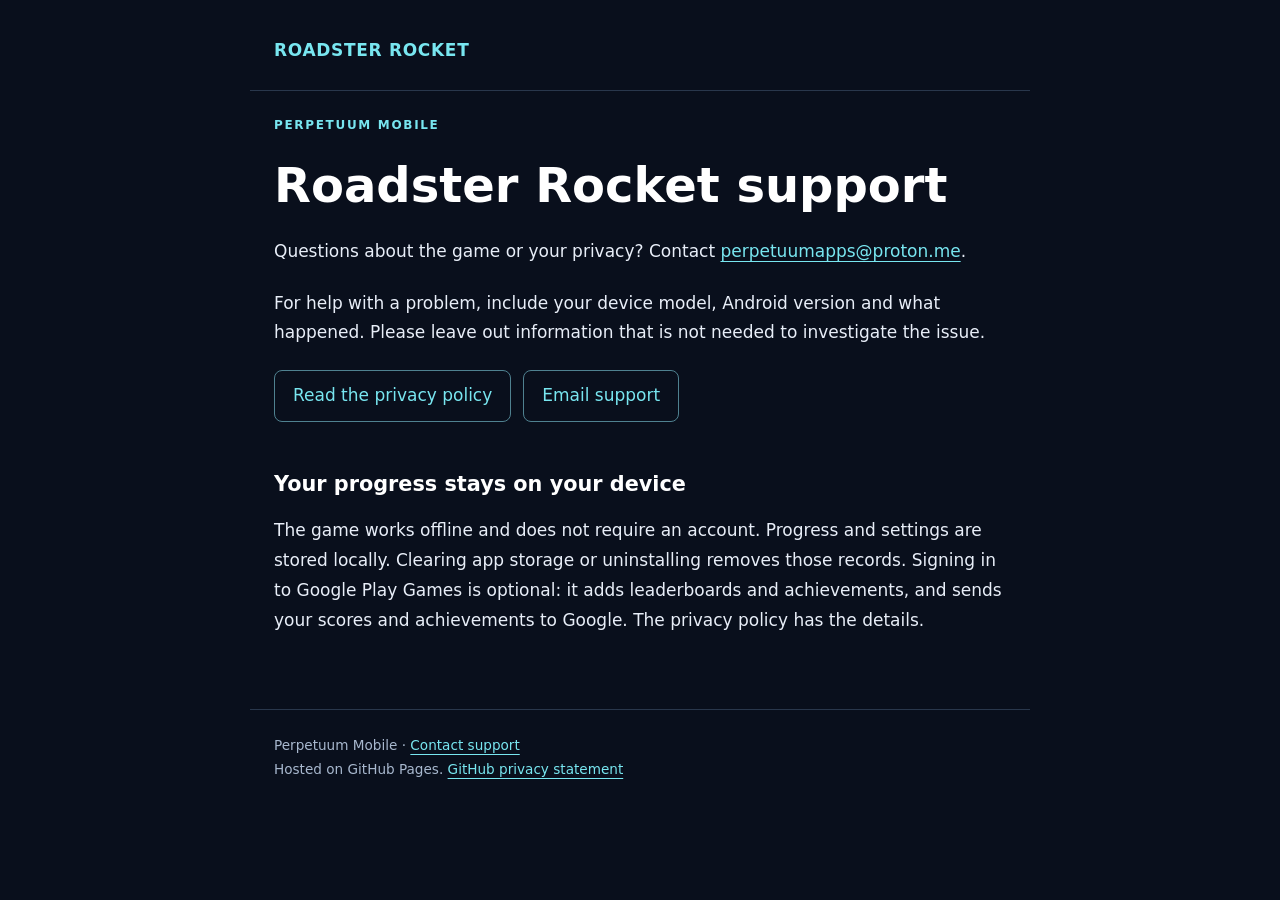
<file: index.html>
<!doctype html>
<html lang="en"><head><meta charset="utf-8"><meta name="viewport" content="width=device-width,initial-scale=1"><meta name="color-scheme" content="dark"><meta name="description" content="Roadster Rocket support by Perpetuum Mobile. Contact and privacy information for the offline driving game."><title>Roadster Rocket support</title><link rel="stylesheet" href="./style.css"></head>
<body><header><a href="./">ROADSTER ROCKET</a></header><main><p class="eyebrow">Perpetuum Mobile</p><h1>Roadster Rocket support</h1><p>Questions about the game or your privacy? Contact <a href="mailto:perpetuumapps@proton.me">perpetuumapps@proton.me</a>.</p><p>For help with a problem, include your device model, Android version and what happened. Please leave out information that is not needed to investigate the issue.</p><p><a class="button" href="privacy/">Read the privacy policy</a><a class="button" href="mailto:perpetuumapps@proton.me">Email support</a></p><h2>Your progress stays on your device</h2><p>The game works offline and does not require an account. Progress and settings are stored locally. Clearing app storage or uninstalling removes those records. Signing in to Google Play Games is optional: it adds leaderboards and achievements, and sends your scores and achievements to Google. The privacy policy has the details.</p></main><footer>Perpetuum Mobile &middot; <a href="mailto:perpetuumapps@proton.me">Contact support</a><br>Hosted on GitHub Pages. <a href="https://docs.github.com/en/site-policy/privacy-policies/github-general-privacy-statement">GitHub privacy statement</a></footer></body></html>
</file>
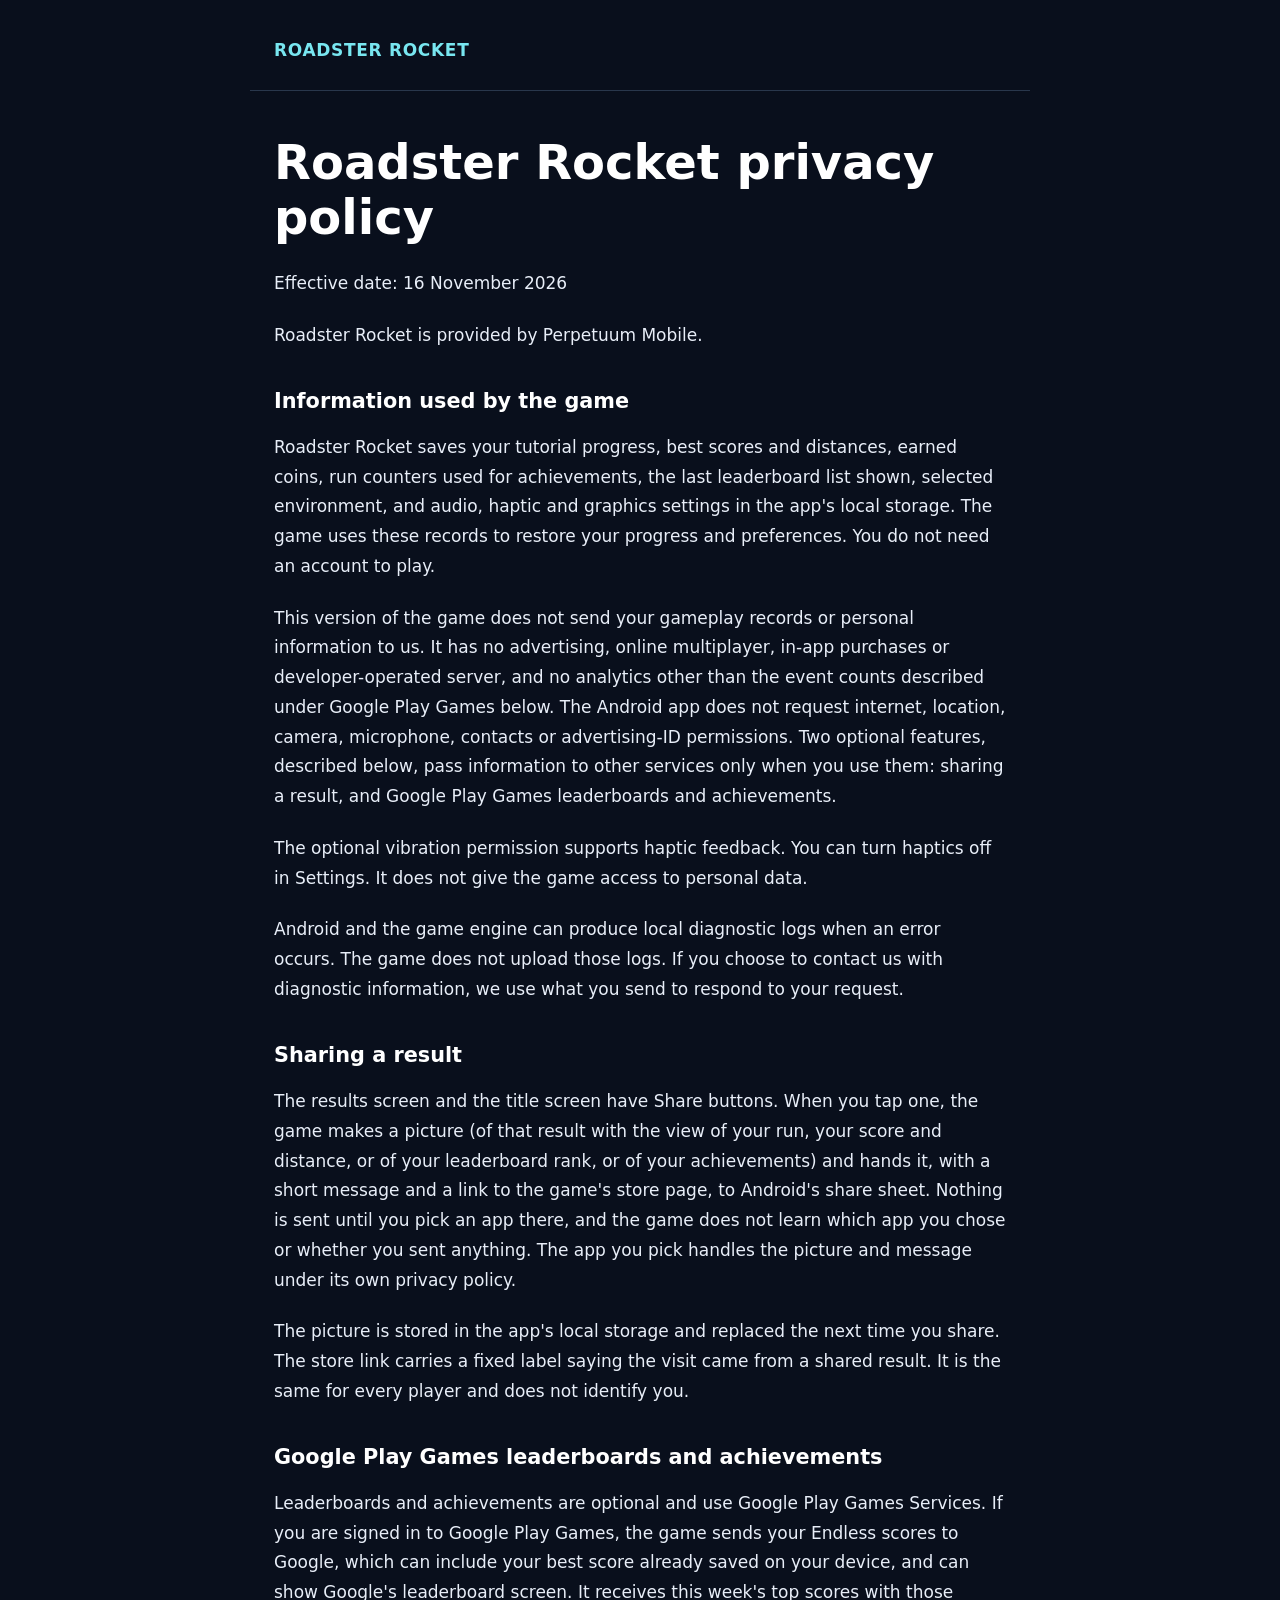
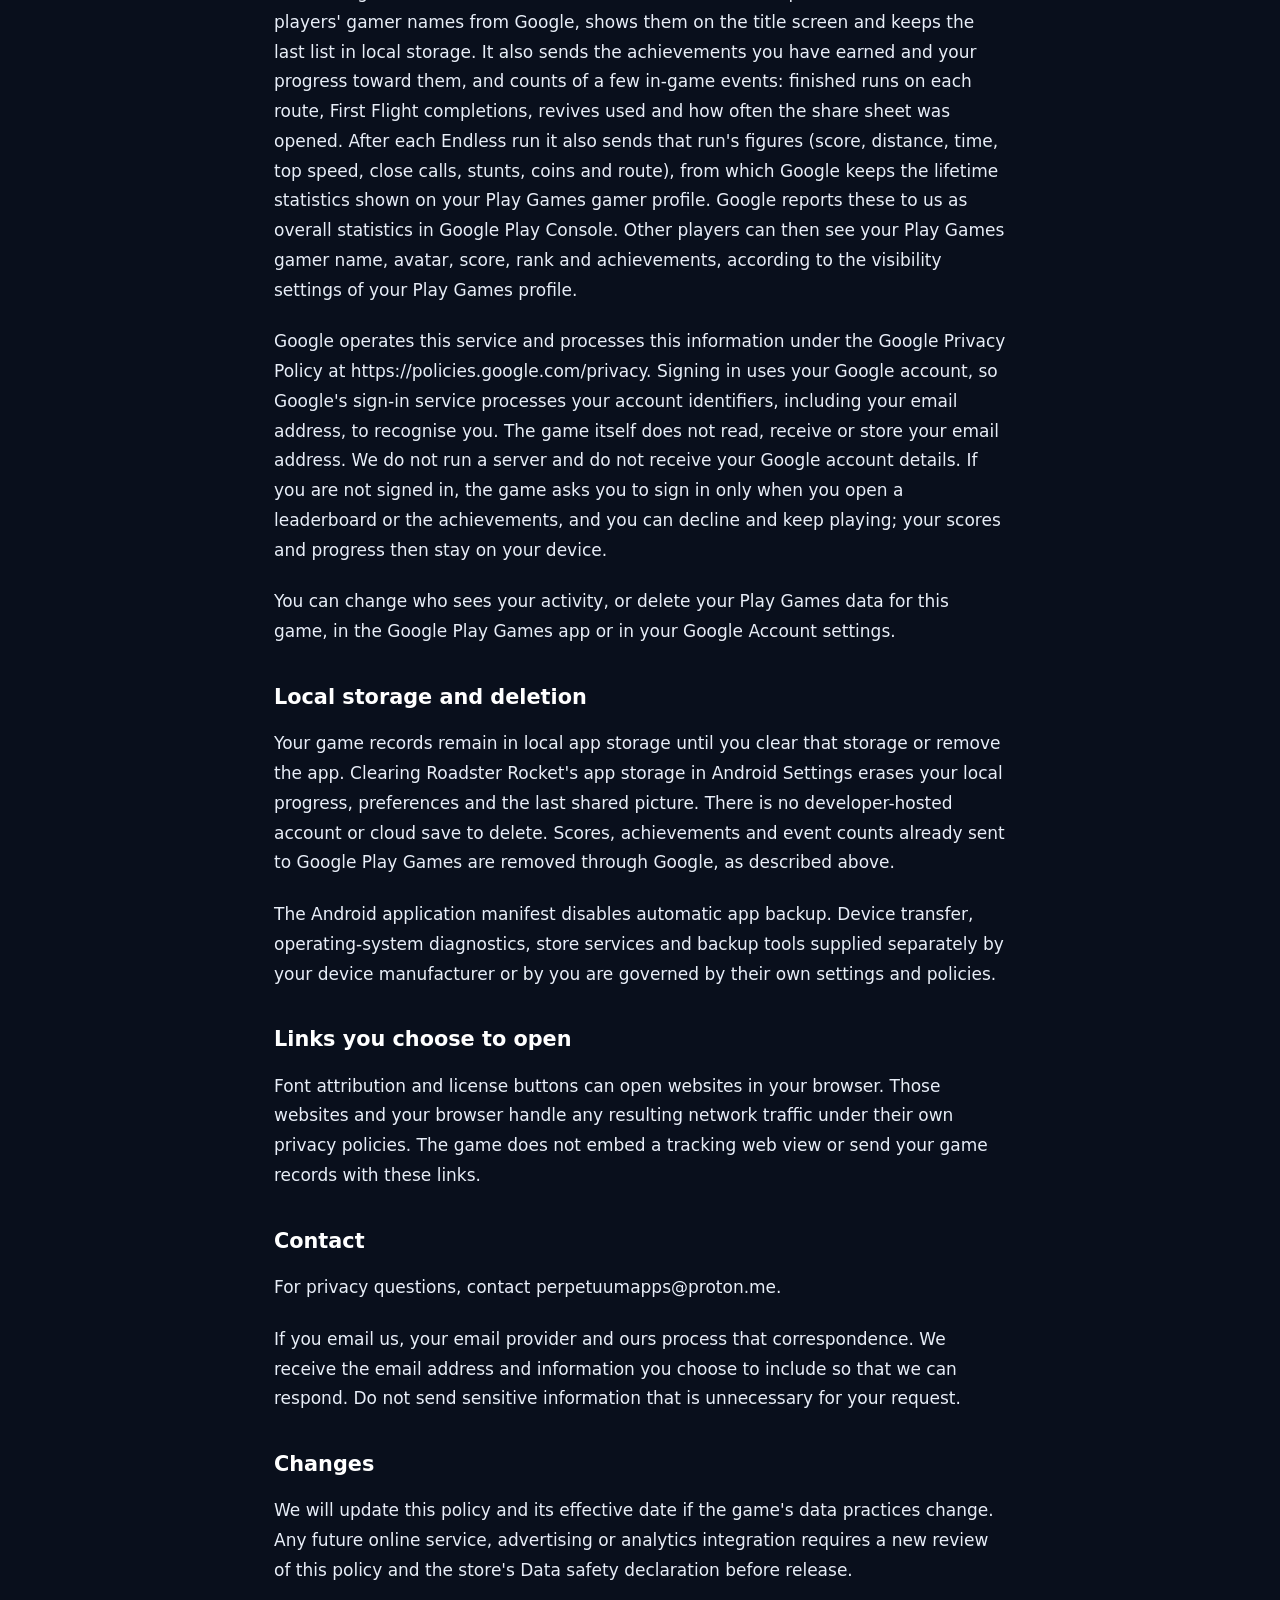
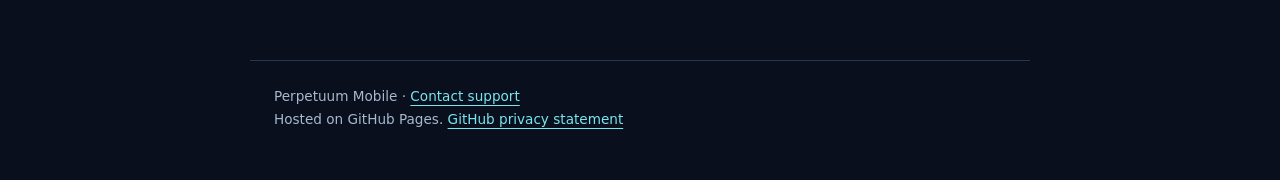
<file: privacy/index.html>
<!doctype html>
<html lang="en"><head><meta charset="utf-8"><meta name="viewport" content="width=device-width,initial-scale=1"><meta name="color-scheme" content="dark"><meta name="description" content="Roadster Rocket privacy policy by Perpetuum Mobile. Contact and privacy information for the driving game."><title>Roadster Rocket privacy policy</title><link rel="stylesheet" href="../style.css"></head>
<body><header><a href="../">ROADSTER ROCKET</a></header><main><h1>Roadster Rocket privacy policy</h1>
<p>Effective date: 16 November 2026</p>
<p>Roadster Rocket is provided by Perpetuum Mobile.</p>
<h2>Information used by the game</h2>
<p>Roadster Rocket saves your tutorial progress, best scores and distances, earned coins, run counters used for achievements, the last leaderboard list shown, selected environment, and audio, haptic and graphics settings in the app&#x27;s local storage. The game uses these records to restore your progress and preferences. You do not need an account to play.</p>
<p>This version of the game does not send your gameplay records or personal information to us. It has no advertising, online multiplayer, in-app purchases or developer-operated server, and no analytics other than the event counts described under Google Play Games below. The Android app does not request internet, location, camera, microphone, contacts or advertising-ID permissions. Two optional features, described below, pass information to other services only when you use them: sharing a result, and Google Play Games leaderboards and achievements.</p>
<p>The optional vibration permission supports haptic feedback. You can turn haptics off in Settings. It does not give the game access to personal data.</p>
<p>Android and the game engine can produce local diagnostic logs when an error occurs. The game does not upload those logs. If you choose to contact us with diagnostic information, we use what you send to respond to your request.</p>
<h2>Sharing a result</h2>
<p>The results screen and the title screen have Share buttons. When you tap one, the game makes a picture (of that result with the view of your run, your score and distance, or of your leaderboard rank, or of your achievements) and hands it, with a short message and a link to the game&#x27;s store page, to Android&#x27;s share sheet. Nothing is sent until you pick an app there, and the game does not learn which app you chose or whether you sent anything. The app you pick handles the picture and message under its own privacy policy.</p>
<p>The picture is stored in the app&#x27;s local storage and replaced the next time you share. The store link carries a fixed label saying the visit came from a shared result. It is the same for every player and does not identify you.</p>
<h2>Google Play Games leaderboards and achievements</h2>
<p>Leaderboards and achievements are optional and use Google Play Games Services. If you are signed in to Google Play Games, the game sends your Endless scores to Google, which can include your best score already saved on your device, and can show Google&#x27;s leaderboard screen. It receives this week&#x27;s top scores with those players&#x27; gamer names from Google, shows them on the title screen and keeps the last list in local storage. It also sends the achievements you have earned and your progress toward them, and counts of a few in-game events: finished runs on each route, First Flight completions, revives used and how often the share sheet was opened. After each Endless run it also sends that run&#x27;s figures (score, distance, time, top speed, close calls, stunts, coins and route), from which Google keeps the lifetime statistics shown on your Play Games gamer profile. Google reports these to us as overall statistics in Google Play Console. Other players can then see your Play Games gamer name, avatar, score, rank and achievements, according to the visibility settings of your Play Games profile.</p>
<p>Google operates this service and processes this information under the Google Privacy Policy at https://policies.google.com/privacy. Signing in uses your Google account, so Google&#x27;s sign-in service processes your account identifiers, including your email address, to recognise you. The game itself does not read, receive or store your email address. We do not run a server and do not receive your Google account details. If you are not signed in, the game asks you to sign in only when you open a leaderboard or the achievements, and you can decline and keep playing; your scores and progress then stay on your device.</p>
<p>You can change who sees your activity, or delete your Play Games data for this game, in the Google Play Games app or in your Google Account settings.</p>
<h2>Local storage and deletion</h2>
<p>Your game records remain in local app storage until you clear that storage or remove the app. Clearing Roadster Rocket&#x27;s app storage in Android Settings erases your local progress, preferences and the last shared picture. There is no developer-hosted account or cloud save to delete. Scores, achievements and event counts already sent to Google Play Games are removed through Google, as described above.</p>
<p>The Android application manifest disables automatic app backup. Device transfer, operating-system diagnostics, store services and backup tools supplied separately by your device manufacturer or by you are governed by their own settings and policies.</p>
<h2>Links you choose to open</h2>
<p>Font attribution and license buttons can open websites in your browser. Those websites and your browser handle any resulting network traffic under their own privacy policies. The game does not embed a tracking web view or send your game records with these links.</p>
<h2>Contact</h2>
<p>For privacy questions, contact perpetuumapps@proton.me.</p>
<p>If you email us, your email provider and ours process that correspondence. We receive the email address and information you choose to include so that we can respond. Do not send sensitive information that is unnecessary for your request.</p>
<h2>Changes</h2>
<p>We will update this policy and its effective date if the game&#x27;s data practices change. Any future online service, advertising or analytics integration requires a new review of this policy and the store&#x27;s Data safety declaration before release.</p>
</main><footer>Perpetuum Mobile &middot; <a href="mailto:perpetuumapps@proton.me">Contact support</a><br>Hosted on GitHub Pages. <a href="https://docs.github.com/en/site-policy/privacy-policies/github-general-privacy-statement">GitHub privacy statement</a></footer></body></html>
</file>
<file: style.css>
*{box-sizing:border-box}html{color-scheme:dark}body{margin:0;background:#090f1c;color:#e8eef8;font:17px/1.75 system-ui,-apple-system,BlinkMacSystemFont,"Segoe UI",sans-serif}main,header,footer{max-width:780px;margin:auto;padding:24px}header{padding-top:36px;border-bottom:1px solid #29374c}header a{font-weight:700;letter-spacing:.04em;text-decoration:none}a{color:#78e6f0;text-underline-offset:4px;overflow-wrap:anywhere}a:hover{color:#b9f7fc}a:focus-visible{outline:3px solid #78e6f0;outline-offset:5px}h1{font-size:clamp(2rem,6vw,3rem);line-height:1.15;margin:20px 0 24px;color:#fff}h2{font-size:1.3rem;line-height:1.4;margin-top:36px;color:#fff}p{margin:0 0 22px}footer{font-size:.85rem;color:#a8b8ce;border-top:1px solid #29374c;margin-top:28px;padding-bottom:48px}.eyebrow{color:#78e6f0;text-transform:uppercase;letter-spacing:.14em;font-size:.75rem;font-weight:700}.button{display:inline-block;border:1px solid #4f8190;padding:10px 18px;border-radius:8px;margin:0 12px 12px 0;text-decoration:none}.muted{color:#a8b8ce}
</file>
